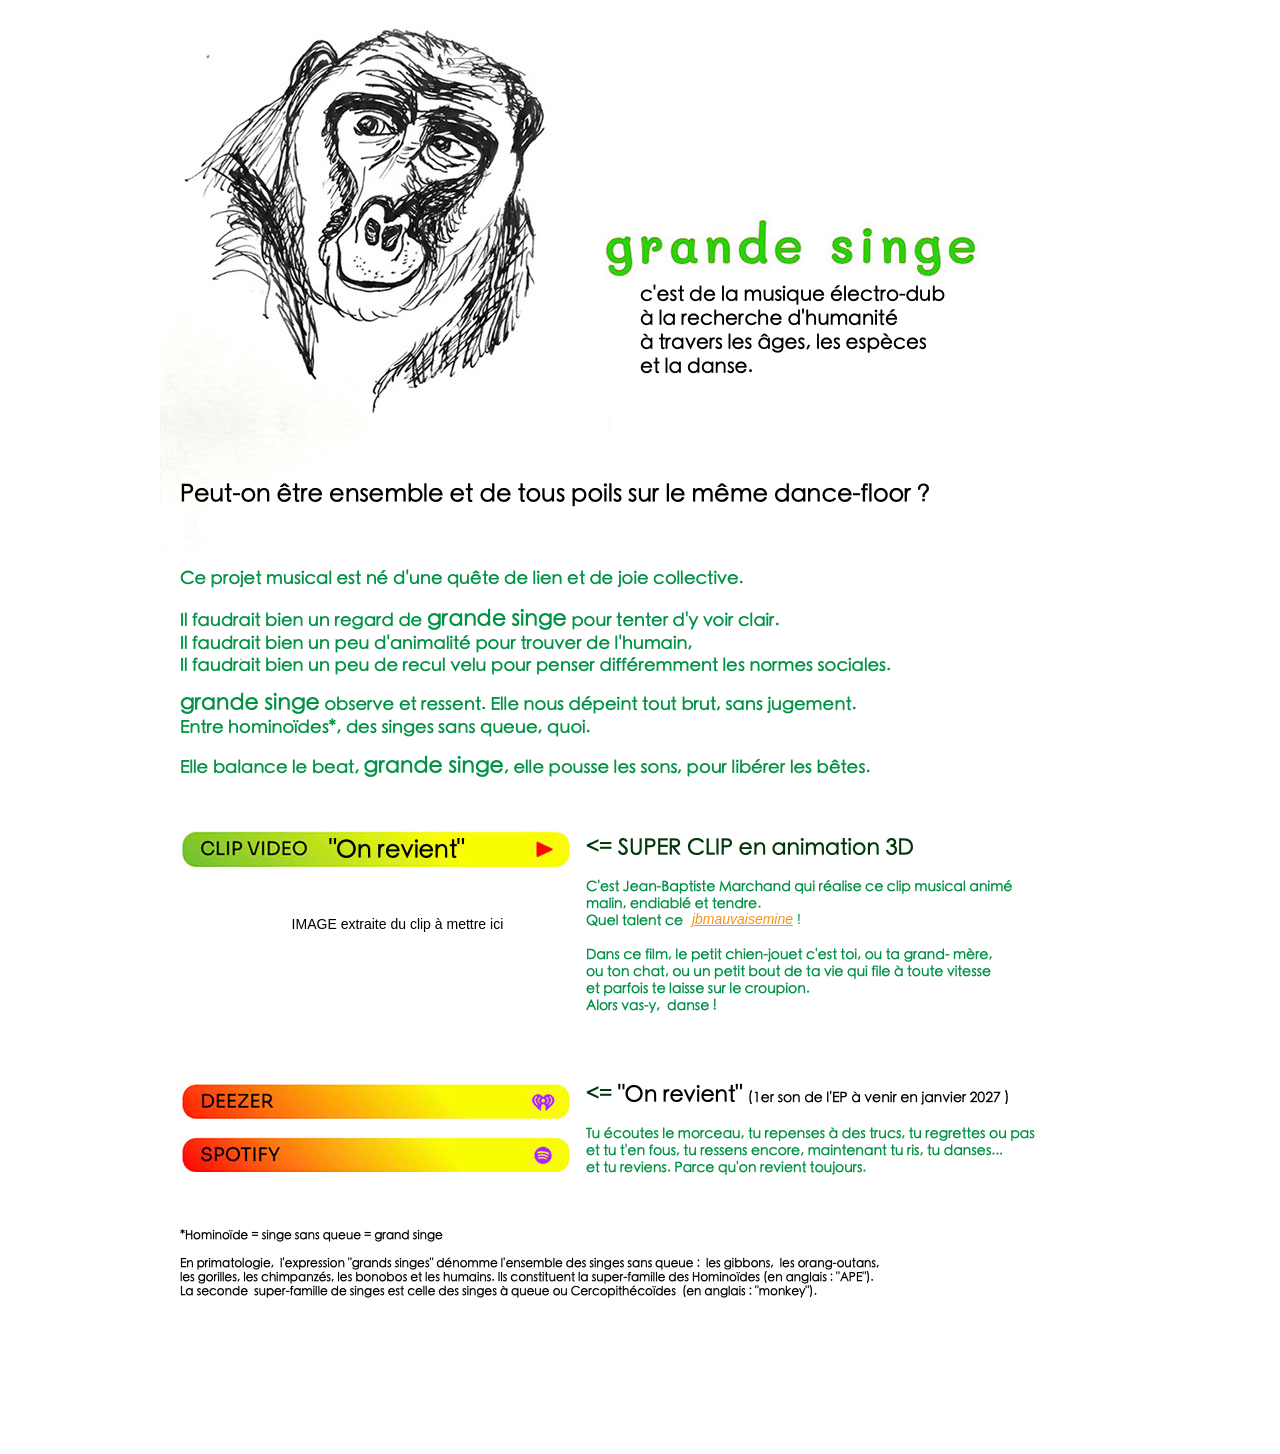
<file: index.html>
<!DOCTYPE html>
<html class="nojs html css_verticalspacer" lang="fr-FR">
 <head>

  <meta http-equiv="Content-type" content="text/html;charset=UTF-8"/>
  <meta name="generator" content="2018.0.0.379"/>
  
  <script type="text/javascript">
   // Update the 'nojs'/'js' class on the html node
document.documentElement.className = document.documentElement.className.replace(/\bnojs\b/g, 'js');

// Check that all required assets are uploaded and up-to-date
if(typeof Muse == "undefined") window.Muse = {}; window.Muse.assets = {"required":["museutils.js", "museconfig.js", "jquery.watch.js", "require.js", "index.css"], "outOfDate":[]};
</script>
  
  <title>grande singe</title>
  <!-- CSS -->
  <link rel="stylesheet" type="text/css" href="css/site_global.css?crc=394689634"/>
  <link rel="stylesheet" type="text/css" href="css/master_gabarit-grande-singe.css?crc=3824530138"/>
  <link rel="stylesheet" type="text/css" href="css/index.css?crc=3834442740" id="pagesheet"/>
   </head>
 <body>

  <div class="clearfix" id="page"><!-- group -->
   <div class="grpelem" id="u10924"><!-- content --></div>
   <!-- m_editable region-id="editable-static-tag-U11011-BP_infinity" template="index.html" data-type="image" -->
   <div class="clip_frame grpelem" id="u11011" data-muse-uid="U11011" data-muse-type="img_frame"><!-- image -->
    <img class="block" id="u11011_img" src="images/grande%20singe%20rectangle%20-%20clair-crop-u11011.jpg?crc=3883086718" alt="" width="452" height="689" data-muse-src="images/grande%20singe%20rectangle%20-%20clair-crop-u11011.jpg?crc=3883086718"/>
   </div>
   <!-- /m_editable -->
   <img class="grpelem" id="u10946-25" alt="Ce projet musical est né d'une quête de lien et de joie collective. Il faudrait bien un regard de grande singe pour tenter d'y voir clair. Il faudrait bien un peu d'animalité pour trouver de l'humain, Il faudrait bien un peu de recul velu pour penser différemment les normes sociales. grande singe observe et ressent. Elle nous dépeint tout brut, sans jugement. Entre hominoïdes*, des singes sans queue, quoi. Elle balance le beat, grande singe, elle pousse les sons, pour libérer les bêtes." width="932" height="218" src="images/u10946-25.png?crc=197262563" data-IBE-flags="txtStyleSrc"/><!-- rasterized frame -->
   <!-- m_editable region-id="editable-static-tag-U10943-BP_infinity" template="index.html" data-type="image" -->
   <div class="clip_frame grpelem" id="u10943" data-muse-uid="U10943" data-muse-type="img_frame"><!-- image -->
    <img class="block" id="u10943_img" src="images/grandes%20singe%20titre-crop-u10943.jpg?crc=78168127" alt="" width="438" height="66" data-muse-src="images/grandes%20singe%20titre-crop-u10943.jpg?crc=78168127"/>
   </div>
   <!-- /m_editable -->
   <img class="grpelem" id="u10948-19" alt="&lt;= SUPER CLIP en animation 3D C'est Jean-Baptiste Marchand qui réalise ce clip musical animé malin, endiablé et tendre. Quel talent ce Dans ce film, le petit chien-jouet c'est toi, ou ta grand- mère, ou ton chat, ou un petit bout de ta vie qui file à toute vitesse et parfois te laisse sur le croupion. Alors vas-y, danse !" width="469" height="179" src="images/u10948-19.png?crc=306227788" data-IBE-flags="txtStyleSrc"/><!-- rasterized frame -->
   <!-- m_editable region-id="editable-static-tag-U10977-BP_infinity" template="index.html" data-type="image" -->
   <div class="clip_frame grpelem" id="u10977" data-muse-uid="U10977" data-muse-type="img_frame"><!-- image -->
    <img class="block" id="u10977_img" src="images/grandes%20singe%20titre-crop-u10977.jpg?crc=517582957" alt="" width="390" height="36" data-muse-src="images/grandes%20singe%20titre-crop-u10977.jpg?crc=517582957"/>
   </div>
   <!-- /m_editable -->
   <!-- m_editable region-id="editable-static-tag-U10984-BP_infinity" template="index.html" data-type="image" -->
   <div class="clip_frame grpelem" id="u10984" data-muse-uid="U10984" data-muse-type="img_frame"><!-- image -->
    <img class="block" id="u10984_img" src="images/grandes%20singe%20titre-crop-u10984.jpg?crc=4028469671" alt="" width="390" height="35" data-muse-src="images/grandes%20singe%20titre-crop-u10984.jpg?crc=4028469671"/>
   </div>
   <!-- /m_editable -->
   <!-- m_editable region-id="editable-static-tag-U10991-BP_infinity" template="index.html" data-type="image" -->
   <div class="clip_frame grpelem" id="u10991" data-muse-uid="U10991" data-muse-type="img_frame"><!-- image -->
    <img class="block" id="u10991_img" src="images/grandes%20singe%20titre-crop-u10991.jpg?crc=4023196597" alt="" width="390" height="35" data-muse-src="images/grandes%20singe%20titre-crop-u10991.jpg?crc=4023196597"/>
   </div>
   <!-- /m_editable -->
   <img class="grpelem" id="u11021-4" alt="&nbsp;&quot;On revient&quot; " width="171" height="31" src="images/u11021-4.png?crc=356208592" data-IBE-flags="txtStyleSrc"/><!-- rasterized frame -->
   <img class="grpelem" id="u10945-10" alt="c'est de la musique électro-dub à la recherche d'humanité à travers les âges, les espèces et la danse." width="415" height="96" src="images/u10945-10.png?crc=490461376" data-IBE-flags="txtStyleSrc"/><!-- rasterized frame -->
   <img class="grpelem" id="u11029-11" alt="*Hominoïde = singe sans queue = grand singe En primatologie, l'expression &quot;grands singes&quot; dénomme l'ensemble des singes sans queue : les gibbons, les orang-outans, les gorilles, les chimpanzés, les bonobos et les humains. Ils constituent la super-famille des Hominoïdes (en anglais : &quot;APE&quot;). La seconde super-famille de singes est celle des singes à queue ou Cercopithécoïdes (en anglais : &quot;monkey&quot;)." width="908" height="129" src="images/u11029-11.png?crc=424804955" data-IBE-flags="txtStyleSrc"/><!-- rasterized frame -->
   <img class="grpelem" id="u11035-14" alt="&lt;= &quot;On revient&quot; (1er son de l'EP à venir en janvier 2027 ) Tu écoutes le morceau, tu repenses à des trucs, tu regrettes ou pas et tu t'en fous, tu ressens encore, maintenant tu ris, tu danses... et tu reviens. Parce qu'on revient toujours. " width="469" height="111" src="images/u11035-14.png?crc=3879833206" data-IBE-flags="txtStyleSrc"/><!-- rasterized frame -->
   <!-- m_editable region-id="editable-static-tag-U11038-BP_infinity" template="index.html" data-type="html" data-ice-options="disableImageResize,link,txtStyleTarget" -->
   <div class="clearfix grpelem" id="u11038-6" data-muse-uid="U11038" data-muse-type="txt_frame" data-IBE-flags="txtStyleSrc"><!-- content -->
    <p>&nbsp;</p>
    <p>&nbsp;</p>
    <p id="u11038-4">&nbsp;IMAGE extraite du clip à mettre ici</p>
   </div>
   <!-- /m_editable -->
   <img class="grpelem" id="u11041-6" alt="Peut-on être ensemble et de tous poils sur le même dance-floor ? " width="940" height="42" src="images/u11041-6.png?crc=4071096206" data-IBE-flags="txtStyleSrc"/><!-- rasterized frame -->
   <!-- m_editable region-id="editable-static-tag-U11047-BP_infinity" template="index.html" data-type="html" data-ice-options="disableImageResize,link,txtStyleTarget" -->
   <div class="clearfix grpelem" id="u11047-3" data-muse-uid="U11047" data-muse-type="txt_frame" data-IBE-flags="txtStyleSrc"><!-- content -->
    <p>&nbsp;</p>
   </div>
   <!-- /m_editable -->
   <!-- m_editable region-id="editable-static-tag-U11053-BP_infinity" template="index.html" data-type="html" data-ice-options="disableImageResize,link,txtStyleTarget" -->
   <div class="clearfix grpelem" id="u11053-9" data-muse-uid="U11053" data-muse-type="txt_frame" data-IBE-flags="txtStyleSrc"><!-- content -->
    <p><span id="u11053">&nbsp;</span><span><a class="nonblock" href="https://www.jbmauvaisemine.fr/"><span id="u11053-2">jbmauvaisemine</span></a></span><span id="u11053-5"> </span>!</p>
   </div>
   <!-- /m_editable -->
   <div class="verticalspacer" data-offset-top="1321" data-content-above-spacer="1397" data-content-below-spacer="97"></div>
  </div>
  <!-- Other scripts -->
  <script type="text/javascript">
   // Decide weather to suppress missing file error or not based on preference setting
var suppressMissingFileError = false
</script>
  <script type="text/javascript">
   window.Muse.assets.check=function(d){if(!window.Muse.assets.checked){window.Muse.assets.checked=!0;var b={},c=function(a,b){if(window.getComputedStyle){var c=window.getComputedStyle(a,null);return c&&c.getPropertyValue(b)||c&&c[b]||""}if(document.documentElement.currentStyle)return(c=a.currentStyle)&&c[b]||a.style&&a.style[b]||"";return""},a=function(a){if(a.match(/^rgb/))return a=a.replace(/\s+/g,"").match(/([\d\,]+)/gi)[0].split(","),(parseInt(a[0])<<16)+(parseInt(a[1])<<8)+parseInt(a[2]);if(a.match(/^\#/))return parseInt(a.substr(1),
16);return 0},g=function(g){for(var f=document.getElementsByTagName("link"),h=0;h<f.length;h++)if("text/css"==f[h].type){var i=(f[h].href||"").match(/\/?css\/([\w\-]+\.css)\?crc=(\d+)/);if(!i||!i[1]||!i[2])break;b[i[1]]=i[2]}f=document.createElement("div");f.className="version";f.style.cssText="display:none; width:1px; height:1px;";document.getElementsByTagName("body")[0].appendChild(f);for(h=0;h<Muse.assets.required.length;){var i=Muse.assets.required[h],l=i.match(/([\w\-\.]+)\.(\w+)$/),k=l&&l[1]?
l[1]:null,l=l&&l[2]?l[2]:null;switch(l.toLowerCase()){case "css":k=k.replace(/\W/gi,"_").replace(/^([^a-z])/gi,"_$1");f.className+=" "+k;k=a(c(f,"color"));l=a(c(f,"backgroundColor"));k!=0||l!=0?(Muse.assets.required.splice(h,1),"undefined"!=typeof b[i]&&(k!=b[i]>>>24||l!=(b[i]&16777215))&&Muse.assets.outOfDate.push(i)):h++;f.className="version";break;case "js":h++;break;default:throw Error("Unsupported file type: "+l);}}d?d().jquery!="1.8.3"&&Muse.assets.outOfDate.push("jquery-1.8.3.min.js"):Muse.assets.required.push("jquery-1.8.3.min.js");
f.parentNode.removeChild(f);if(Muse.assets.outOfDate.length||Muse.assets.required.length)f="Certains fichiers sur le serveur sont peut-être manquants ou incorrects. Videz le cache du navigateur et réessayez. Si le problème persiste, contactez le créateur du site.",g&&Muse.assets.outOfDate.length&&(f+="\nOut of date: "+Muse.assets.outOfDate.join(",")),g&&Muse.assets.required.length&&(f+="\nMissing: "+Muse.assets.required.join(",")),suppressMissingFileError?(f+="\nUse SuppressMissingFileError key in AppPrefs.xml to show missing file error pop up.",console.log(f)):alert(f)};location&&location.search&&location.search.match&&location.search.match(/muse_debug/gi)?
setTimeout(function(){g(!0)},5E3):g()}};
var muse_init=function(){require.config({baseUrl:""});require(["jquery","museutils","whatinput","jquery.watch"],function(d){var $ = d;$(document).ready(function(){try{
window.Muse.assets.check($);/* body */
Muse.Utils.transformMarkupToFixBrowserProblemsPreInit();/* body */
Muse.Utils.prepHyperlinks(true);/* body */
Muse.Utils.makeButtonsVisibleAfterSettingMinWidth();/* body */
Muse.Utils.fullPage('#page');/* 100% height page */
Muse.Utils.showWidgetsWhenReady();/* body */
Muse.Utils.transformMarkupToFixBrowserProblems();/* body */
}catch(b){if(b&&"function"==typeof b.notify?b.notify():Muse.Assert.fail("Error calling selector function: "+b),false)throw b;}})})};

</script>
  <!-- RequireJS script -->
  <script src="scripts/require.js?crc=4157109226" type="text/javascript" async data-main="scripts/museconfig.js?crc=380897831" onload="if (requirejs) requirejs.onError = function(requireType, requireModule) { if (requireType && requireType.toString && requireType.toString().indexOf && 0 <= requireType.toString().indexOf('#scripterror')) window.Muse.assets.check(); }" onerror="window.Muse.assets.check();"></script>
   </body>
</html>
</file>
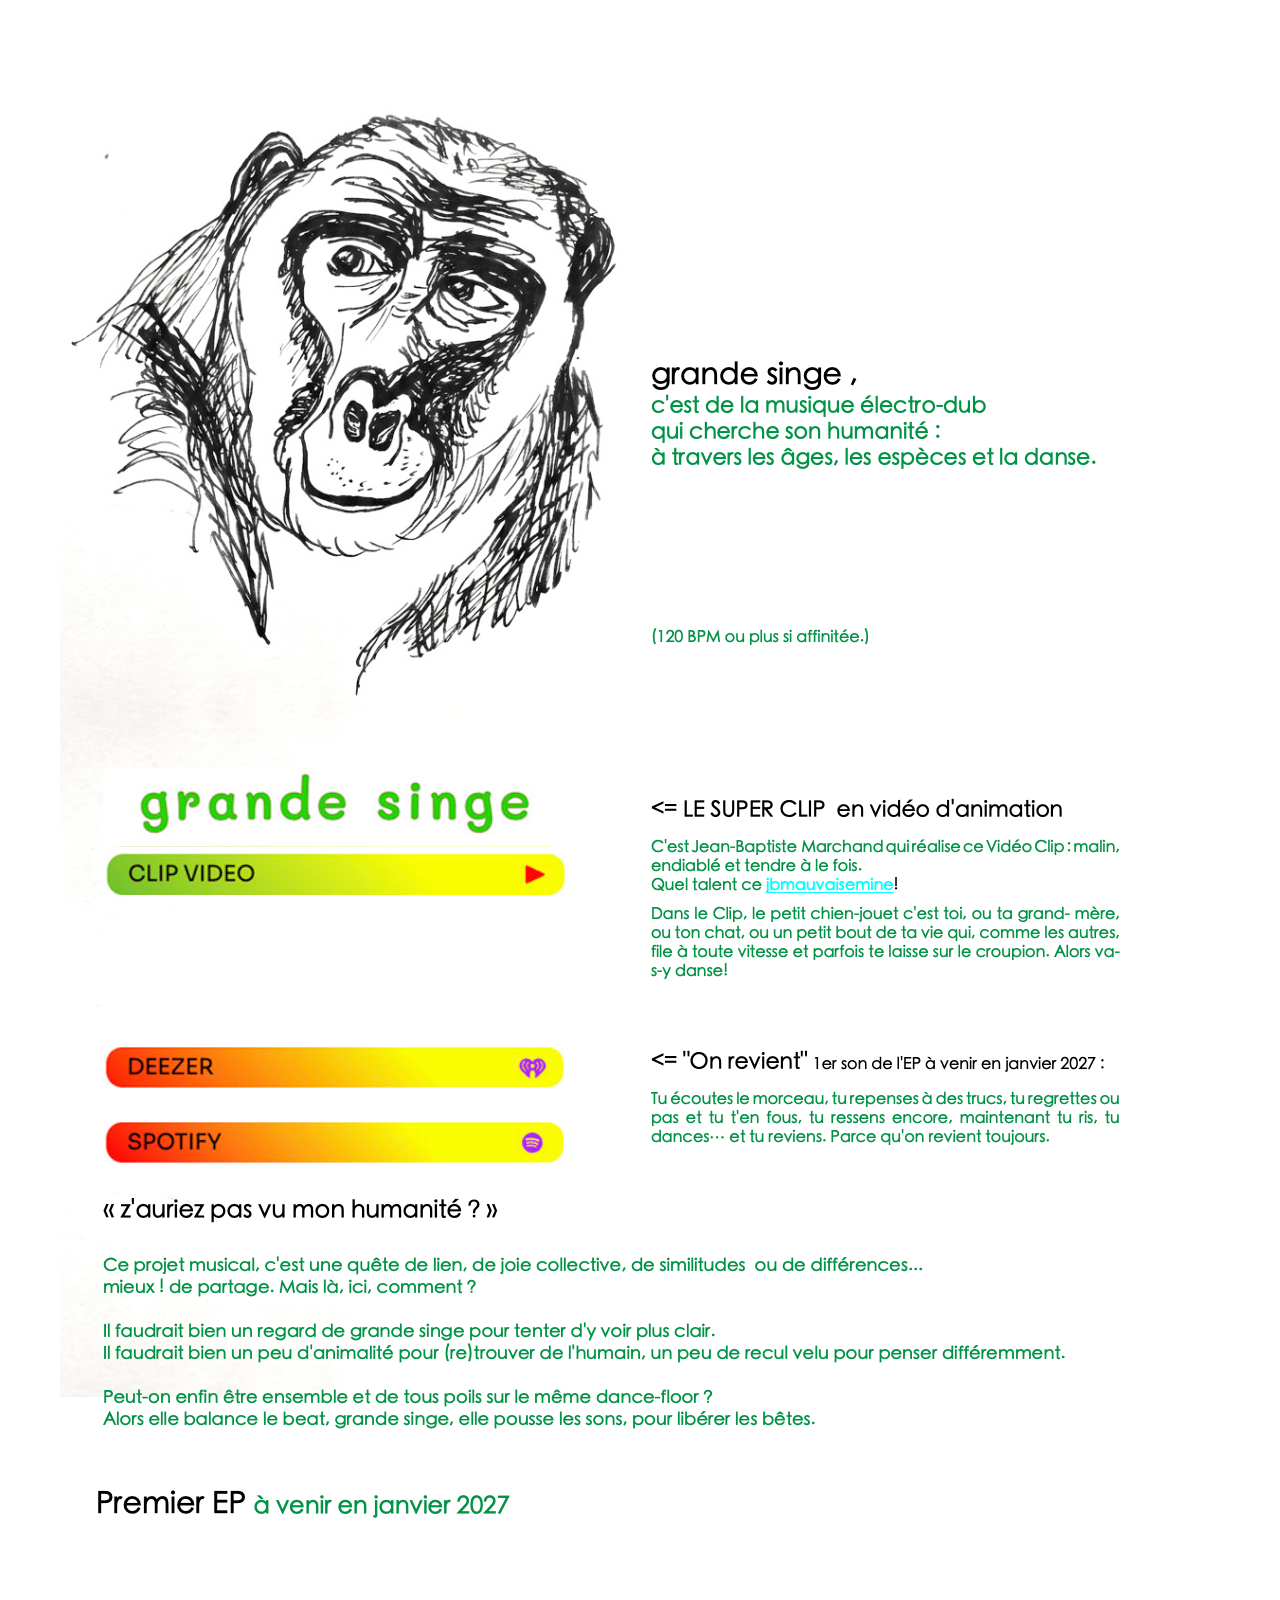
<file: MuseExport/index.html>
<!DOCTYPE html>
<html class="nojs html css_verticalspacer" lang="fr-FR">
 <head>

  <meta http-equiv="Content-type" content="text/html;charset=UTF-8"/>
  <meta name="generator" content="2018.0.0.379"/>
  
  <script type="text/javascript">
   // Update the 'nojs'/'js' class on the html node
document.documentElement.className = document.documentElement.className.replace(/\bnojs\b/g, 'js');

// Check that all required assets are uploaded and up-to-date
if(typeof Muse == "undefined") window.Muse = {}; window.Muse.assets = {"required":["museutils.js", "museconfig.js", "jquery.watch.js", "require.js", "page-grande-singe-unique.css"], "outOfDate":[]};
</script>
  
  <title>page grande singe unique</title>
  <!-- CSS -->
  <link rel="stylesheet" type="text/css" href="css/site_global.css?crc=364388738"/>
  <link rel="stylesheet" type="text/css" href="css/master_copie--de-grande-singe.css?crc=121483700"/>
  <link rel="stylesheet" type="text/css" href="css/page-grande-singe-unique.css?crc=4003756490" id="pagesheet"/>
   </head>
 <body>

  <div class="clearfix" id="page"><!-- column -->
   <div class="position_content" id="page_position_content">
    <div class="clearfix colelem" id="pu10924"><!-- group -->
     <div class="clip_frame clearfix grpelem" id="u10924"><!-- image -->
      <img class="position_content" id="u10924_img" src="images/grande%20singe%20rectangle%20-%20clair.jpg?crc=4080312627" alt="" width="682" height="1379"/>
     </div>
     <!-- m_editable region-id="editable-static-tag-U10943-BP_infinity" template="page-grande-singe-unique.html" data-type="image" -->
     <div class="clip_frame grpelem" id="u10943" data-muse-uid="U10943" data-muse-type="img_frame"><!-- image -->
      <img class="block" id="u10943_img" src="images/grandes%20singe%20titre-crop-u10943.jpg?crc=358395753" alt="" width="461" height="79" data-muse-src="images/grandes%20singe%20titre-crop-u10943.jpg?crc=358395753"/>
     </div>
     <!-- /m_editable -->
     <img class="grpelem" id="u10945-18" alt="grande singe , c'est de la musique électro-dub qui cherche son humanité : à travers les âges, les espèces et la danse. (120 BPM ou plus si affinitée.)" width="469" height="289" src="images/u10945-18.png?crc=1219333" data-IBE-flags="txtStyleSrc"/><!-- rasterized frame -->
     <img class="grpelem" id="u10946-20" alt="« z'auriez pas vu mon humanité ? » Ce projet musical, c'est une quête de lien, de joie collective, de similitudes ou de différences... mieux ! de partage. Mais là, ici, comment ? Il faudrait bien un regard de grande singe pour tenter d'y voir plus clair. Il faudrait bien un peu d'animalité pour (re)trouver de l'humain, un peu de recul velu pour penser différemment. Peut-on enfin être ensemble et de tous poils sur le même dance-floor ? Alors elle balance le beat, grande singe, elle pousse les sons, pour libérer les bêtes. " width="1017" height="256" src="images/u10946-20.png?crc=4076402316" data-IBE-flags="txtStyleSrc"/><!-- rasterized frame -->
     <img class="grpelem" id="u10947-9" alt="&lt;= &quot;On revient&quot; 1er son de l'EP à venir en janvier 2027 : Tu écoutes le morceau, tu repenses à des trucs, tu regrettes ou pas et tu t'en fous, tu ressens encore, maintenant tu ris, tu dances… et tu reviens. Parce qu'on revient toujours. " width="469" height="116" src="images/u10947-9.png?crc=4008215495" data-IBE-flags="txtStyleSrc"/><!-- rasterized frame -->
     <img class="grpelem" id="u10948-17" alt="&lt;= LE SUPER CLIP en vidéo d'animation C'est Jean-Baptiste Marchand qui réalise ce Vidéo Clip : malin, endiablé et tendre à le fois. Quel talent ce jbmauvaisemine! Dans le Clip, le petit chien-jouet c'est toi, ou ta grand- mère, ou ton chat, ou un petit bout de ta vie qui, comme les autres, file à toute vitesse et parfois te laisse sur le croupion. Alors va-s-y danse!" width="469" height="183" src="images/u10948-17.png?crc=152372313" data-IBE-flags="txtStyleSrc"/><!-- rasterized frame -->
     <!-- m_editable region-id="editable-static-tag-U10977-BP_infinity" template="page-grande-singe-unique.html" data-type="image" -->
     <div class="clip_frame grpelem" id="u10977" data-muse-uid="U10977" data-muse-type="img_frame"><!-- image -->
      <img class="block" id="u10977_img" src="images/grandes%20singe%20titre-crop-u10977.jpg?crc=3923976320" alt="" width="461" height="42" data-muse-src="images/grandes%20singe%20titre-crop-u10977.jpg?crc=3923976320"/>
     </div>
     <!-- /m_editable -->
     <!-- m_editable region-id="editable-static-tag-U10984-BP_infinity" template="page-grande-singe-unique.html" data-type="image" -->
     <div class="clip_frame grpelem" id="u10984" data-muse-uid="U10984" data-muse-type="img_frame"><!-- image -->
      <img class="block" id="u10984_img" src="images/grandes%20singe%20titre-crop-u10984.jpg?crc=3861180582" alt="" width="461" height="41" data-muse-src="images/grandes%20singe%20titre-crop-u10984.jpg?crc=3861180582"/>
     </div>
     <!-- /m_editable -->
     <!-- m_editable region-id="editable-static-tag-U10991-BP_infinity" template="page-grande-singe-unique.html" data-type="image" -->
     <div class="clip_frame grpelem" id="u10991" data-muse-uid="U10991" data-muse-type="img_frame"><!-- image -->
      <img class="block" id="u10991_img" src="images/grandes%20singe%20titre-crop-u10991.jpg?crc=302026805" alt="" width="461" height="41" data-muse-src="images/grandes%20singe%20titre-crop-u10991.jpg?crc=302026805"/>
     </div>
     <!-- /m_editable -->
    </div>
    <img class="colelem" id="u10949-5" alt="Premier EP à venir en janvier 2027" width="452" height="50" src="images/u10949-5.png?crc=3986262275" data-IBE-flags="txtStyleSrc"/><!-- rasterized frame -->
    <div class="verticalspacer" data-offset-top="1500" data-content-above-spacer="1535" data-content-below-spacer="97"></div>
   </div>
  </div>
  <!-- Other scripts -->
  <script type="text/javascript">
   // Decide weather to suppress missing file error or not based on preference setting
var suppressMissingFileError = false
</script>
  <script type="text/javascript">
   window.Muse.assets.check=function(d){if(!window.Muse.assets.checked){window.Muse.assets.checked=!0;var b={},c=function(a,b){if(window.getComputedStyle){var c=window.getComputedStyle(a,null);return c&&c.getPropertyValue(b)||c&&c[b]||""}if(document.documentElement.currentStyle)return(c=a.currentStyle)&&c[b]||a.style&&a.style[b]||"";return""},a=function(a){if(a.match(/^rgb/))return a=a.replace(/\s+/g,"").match(/([\d\,]+)/gi)[0].split(","),(parseInt(a[0])<<16)+(parseInt(a[1])<<8)+parseInt(a[2]);if(a.match(/^\#/))return parseInt(a.substr(1),
16);return 0},g=function(g){for(var f=document.getElementsByTagName("link"),h=0;h<f.length;h++)if("text/css"==f[h].type){var i=(f[h].href||"").match(/\/?css\/([\w\-]+\.css)\?crc=(\d+)/);if(!i||!i[1]||!i[2])break;b[i[1]]=i[2]}f=document.createElement("div");f.className="version";f.style.cssText="display:none; width:1px; height:1px;";document.getElementsByTagName("body")[0].appendChild(f);for(h=0;h<Muse.assets.required.length;){var i=Muse.assets.required[h],l=i.match(/([\w\-\.]+)\.(\w+)$/),k=l&&l[1]?
l[1]:null,l=l&&l[2]?l[2]:null;switch(l.toLowerCase()){case "css":k=k.replace(/\W/gi,"_").replace(/^([^a-z])/gi,"_$1");f.className+=" "+k;k=a(c(f,"color"));l=a(c(f,"backgroundColor"));k!=0||l!=0?(Muse.assets.required.splice(h,1),"undefined"!=typeof b[i]&&(k!=b[i]>>>24||l!=(b[i]&16777215))&&Muse.assets.outOfDate.push(i)):h++;f.className="version";break;case "js":h++;break;default:throw Error("Unsupported file type: "+l);}}d?d().jquery!="1.8.3"&&Muse.assets.outOfDate.push("jquery-1.8.3.min.js"):Muse.assets.required.push("jquery-1.8.3.min.js");
f.parentNode.removeChild(f);if(Muse.assets.outOfDate.length||Muse.assets.required.length)f="Certains fichiers sur le serveur sont peut-être manquants ou incorrects. Videz le cache du navigateur et réessayez. Si le problème persiste, contactez le créateur du site.",g&&Muse.assets.outOfDate.length&&(f+="\nOut of date: "+Muse.assets.outOfDate.join(",")),g&&Muse.assets.required.length&&(f+="\nMissing: "+Muse.assets.required.join(",")),suppressMissingFileError?(f+="\nUse SuppressMissingFileError key in AppPrefs.xml to show missing file error pop up.",console.log(f)):alert(f)};location&&location.search&&location.search.match&&location.search.match(/muse_debug/gi)?
setTimeout(function(){g(!0)},5E3):g()}};
var muse_init=function(){require.config({baseUrl:""});require(["jquery","museutils","whatinput","jquery.watch"],function(d){var $ = d;$(document).ready(function(){try{
window.Muse.assets.check($);/* body */
Muse.Utils.transformMarkupToFixBrowserProblemsPreInit();/* body */
Muse.Utils.prepHyperlinks(true);/* body */
Muse.Utils.makeButtonsVisibleAfterSettingMinWidth();/* body */
Muse.Utils.fullPage('#page');/* 100% height page */
Muse.Utils.showWidgetsWhenReady();/* body */
Muse.Utils.transformMarkupToFixBrowserProblems();/* body */
}catch(b){if(b&&"function"==typeof b.notify?b.notify():Muse.Assert.fail("Error calling selector function: "+b),false)throw b;}})})};

</script>
  <!-- RequireJS script -->
  <script src="scripts/require.js?crc=4157109226" type="text/javascript" async data-main="scripts/museconfig.js?crc=380897831" onload="if (requirejs) requirejs.onError = function(requireType, requireModule) { if (requireType && requireType.toString && requireType.toString().indexOf && 0 <= requireType.toString().indexOf('#scripterror')) window.Muse.assets.check(); }" onerror="window.Muse.assets.check();"></script>
   </body>
</html>
</file>
<file: css/site_global.css>
html{min-height:100%;min-width:100%;-ms-text-size-adjust:none;}body,div,dl,dt,dd,ul,ol,li,nav,h1,h2,h3,h4,h5,h6,pre,code,form,fieldset,legend,input,button,textarea,p,blockquote,th,td,a{margin:0px;padding:0px;border-width:0px;border-style:solid;border-color:transparent;-webkit-transform-origin:left top;-ms-transform-origin:left top;-o-transform-origin:left top;transform-origin:left top;background-repeat:no-repeat;}button.submit-btn{-moz-box-sizing:content-box;-webkit-box-sizing:content-box;box-sizing:content-box;}.transition{-webkit-transition-property:background-image,background-position,background-color,border-color,border-radius,color,font-size,font-style,font-weight,letter-spacing,line-height,text-align,box-shadow,text-shadow,opacity;transition-property:background-image,background-position,background-color,border-color,border-radius,color,font-size,font-style,font-weight,letter-spacing,line-height,text-align,box-shadow,text-shadow,opacity;}.transition *{-webkit-transition:inherit;transition:inherit;}table{border-collapse:collapse;border-spacing:0px;}fieldset,img{border:0px;border-style:solid;-webkit-transform-origin:left top;-ms-transform-origin:left top;-o-transform-origin:left top;transform-origin:left top;}address,caption,cite,code,dfn,em,strong,th,var,optgroup{font-style:inherit;font-weight:inherit;}del,ins{text-decoration:none;}li{list-style:none;}caption,th{text-align:left;}h1,h2,h3,h4,h5,h6{font-size:100%;font-weight:inherit;}input,button,textarea,select,optgroup,option{font-family:inherit;font-size:inherit;font-style:inherit;font-weight:inherit;}.form-grp input,.form-grp textarea{-webkit-appearance:none;-webkit-border-radius:0;}body{font-family:Arial, Helvetica Neue, Helvetica, sans-serif;text-align:left;font-size:14px;line-height:17px;word-wrap:break-word;text-rendering:optimizeLegibility;-moz-font-feature-settings:'liga';-ms-font-feature-settings:'liga';-webkit-font-feature-settings:'liga';font-feature-settings:'liga';}a{color:inherit;text-decoration:inherit;}a:link{color:#F7931E;text-decoration:underline;}a:visited{color:#8CC63F;text-decoration:underline;}a:hover{color:#39B54A;font-weight:bold;text-decoration:underline;}a:active{color:#F7931E;text-decoration:inherit;}a.nontext{color:black;text-decoration:none;font-style:normal;font-weight:normal;}.ts-Style-de-lien-par-d-faut--MENU-jaune a:link{color:#FFFF00;text-decoration:inherit;}.ts-Style-de-lien-par-d-faut--MENU-jaune a:visited{color:#FFFF00;text-decoration:inherit;}.ts-Style-de-lien-par-d-faut--MENU-jaune a:hover{color:#F7931E;font-weight:bold;text-decoration:inherit;}.ts-Style-de-lien-par-d-faut--MENU-bleu a:link{color:#00FFFF;text-decoration:inherit;}.ts-Style-de-lien-par-d-faut--MENU-bleu a:visited{color:#00FFFF;text-decoration:inherit;}.ts-Style-de-lien-par-d-faut--MENU-bleu a:hover{color:#00FFFF;font-weight:bold;text-decoration:underline;}.ts-Style-de-lien-par-d-faut--MENU-jaune a:active,.ts-Style-de-lien-par-d-faut--MENU-bleu a:active{color:#F7931E;text-decoration:inherit;}.normal_text{color:#000000;direction:ltr;font-family:Arial, Helvetica Neue, Helvetica, sans-serif;font-size:14px;font-style:normal;font-weight:normal;letter-spacing:0px;line-height:17px;text-align:left;text-decoration:none;text-indent:0px;text-transform:none;vertical-align:0px;padding:0px;}.list0 li:before{position:absolute;right:100%;letter-spacing:0px;text-decoration:none;font-weight:normal;font-style:normal;}.rtl-list li:before{right:auto;left:100%;}.nls-None > li:before,.nls-None .list3 > li:before,.nls-None .list6 > li:before{margin-right:6px;content:'•';}.nls-None .list1 > li:before,.nls-None .list4 > li:before,.nls-None .list7 > li:before{margin-right:6px;content:'○';}.nls-None,.nls-None .list1,.nls-None .list2,.nls-None .list3,.nls-None .list4,.nls-None .list5,.nls-None .list6,.nls-None .list7,.nls-None .list8{padding-left:34px;}.nls-None.rtl-list,.nls-None .list1.rtl-list,.nls-None .list2.rtl-list,.nls-None .list3.rtl-list,.nls-None .list4.rtl-list,.nls-None .list5.rtl-list,.nls-None .list6.rtl-list,.nls-None .list7.rtl-list,.nls-None .list8.rtl-list{padding-left:0px;padding-right:34px;}.nls-None .list2 > li:before,.nls-None .list5 > li:before,.nls-None .list8 > li:before{margin-right:6px;content:'-';}.nls-None.rtl-list > li:before,.nls-None .list1.rtl-list > li:before,.nls-None .list2.rtl-list > li:before,.nls-None .list3.rtl-list > li:before,.nls-None .list4.rtl-list > li:before,.nls-None .list5.rtl-list > li:before,.nls-None .list6.rtl-list > li:before,.nls-None .list7.rtl-list > li:before,.nls-None .list8.rtl-list > li:before{margin-right:0px;margin-left:6px;}.TabbedPanelsTab{white-space:nowrap;}.MenuBar .MenuBarView,.MenuBar .SubMenuView{display:block;list-style:none;}.MenuBar .SubMenu{display:none;position:absolute;}.NoWrap{white-space:nowrap;word-wrap:normal;}.rootelem{margin-left:auto;margin-right:auto;}.colelem{display:inline;float:left;clear:both;}.clearfix:after{content:"\0020";visibility:hidden;display:block;height:0px;clear:both;}*:first-child+html .clearfix{zoom:1;}.clip_frame{overflow:hidden;}.popup_anchor{position:relative;width:0px;height:0px;}.allow_click_through *{pointer-events:auto;}.popup_element{z-index:100000;}.svg{display:block;vertical-align:top;}span.wrap{content:'';clear:left;display:block;}span.actAsInlineDiv{display:inline-block;}.position_content,.excludeFromNormalFlow{float:left;}.preload_images{position:absolute;overflow:hidden;left:-9999px;top:-9999px;height:1px;width:1px;}.preload{height:1px;width:1px;}.animateStates{-webkit-transition:0.3s ease-in-out;-moz-transition:0.3s ease-in-out;-o-transition:0.3s ease-in-out;transition:0.3s ease-in-out;}[data-whatinput="mouse"] *:focus,[data-whatinput="touch"] *:focus,input:focus,textarea:focus{outline:none;}textarea{resize:none;overflow:auto;}.allow_click_through,.fld-prompt{pointer-events:none;}.wrapped-input{position:absolute;top:0px;left:0px;background:transparent;border:none;}.submit-btn{z-index:50000;cursor:pointer;}.anchor_item{width:22px;height:18px;}.MenuBar .SubMenuVisible,.MenuBarVertical .SubMenuVisible,.MenuBar .SubMenu .SubMenuVisible,.popup_element.Active,span.actAsPara,.actAsDiv,a.nonblock.nontext,img.block{display:block;}.widget_invisible,.js .invi,.js .mse_pre_init{visibility:hidden;}.ose_ei{visibility:hidden;z-index:0;}.no_vert_scroll{overflow-y:hidden;}.always_vert_scroll{overflow-y:scroll;}.always_horz_scroll{overflow-x:scroll;}.fullscreen{overflow:hidden;left:0px;top:0px;position:fixed;height:100%;width:100%;-moz-box-sizing:border-box;-webkit-box-sizing:border-box;-ms-box-sizing:border-box;box-sizing:border-box;}.fullwidth{position:absolute;}.borderbox{-moz-box-sizing:border-box;-webkit-box-sizing:border-box;-ms-box-sizing:border-box;box-sizing:border-box;}.scroll_wrapper{position:absolute;overflow:auto;left:0px;right:0px;top:0px;bottom:0px;padding-top:0px;padding-bottom:0px;margin-top:0px;margin-bottom:0px;}.browser_width > *{position:absolute;left:0px;right:0px;}.grpelem,.accordion_wrapper{display:inline;float:left;}.fld-checkbox input[type=checkbox],.fld-radiobutton input[type=radio]{position:absolute;overflow:hidden;clip:rect(0px, 0px, 0px, 0px);height:1px;width:1px;margin:-1px;padding:0px;border:0px;}.fld-checkbox input[type=checkbox] + label,.fld-radiobutton input[type=radio] + label{display:inline-block;background-repeat:no-repeat;cursor:pointer;float:left;width:100%;height:100%;}.pointer_cursor,.fld-recaptcha-mode,.fld-recaptcha-refresh,.fld-recaptcha-help{cursor:pointer;}p,h1,h2,h3,h4,h5,h6,ol,ul,span.actAsPara{max-height:1000000px;}.superscript{vertical-align:super;font-size:66%;line-height:0px;}.subscript{vertical-align:sub;font-size:66%;line-height:0px;}.horizontalSlideShow{-ms-touch-action:pan-y;touch-action:pan-y;}.verticalSlideShow{-ms-touch-action:pan-x;touch-action:pan-x;}.colelem100,.verticalspacer{clear:both;}.list0 li,.MenuBar .MenuItemContainer,.SlideShowContentPanel .fullscreen img,.css_verticalspacer .verticalspacer{position:relative;}.popup_element.Inactive,.js .disn,.js .an_invi,.hidden,.breakpoint{display:none;}#muse_css_mq{position:absolute;display:none;background-color:#FFFFFE;}.fluid_height_spacer{width:0.01px;}.muse_check_css{display:none;position:fixed;}@media screen and (-webkit-min-device-pixel-ratio:0){body{text-rendering:auto;}}
</file>
<file: css/master_gabarit-grande-singe.css>
/* empty css file */
</file>
<file: css/index.css>
.version.index{color:#0000E4;background-color:#8CF3F4;}#page{z-index:1;width:960px;min-height:479px;background-image:none;border-width:0px;border-color:#000000;background-color:transparent;padding-bottom:21px;margin-left:auto;margin-right:auto;}#u10924{z-index:2;width:571px;height:1379px;position:relative;margin-right:-10000px;margin-top:-18px;left:-100px;}.ie #u10924{background-color:#FFFFFF;opacity:0.01;-ms-filter:"progid:DXImageTransform.Microsoft.Alpha(Opacity=1)";filter:alpha(opacity=1);}#u11011{z-index:3;width:451px;background-color:transparent;position:relative;margin-right:-10000px;margin-top:-36px;}#u10946-25{z-index:5;display:block;vertical-align:top;position:relative;margin-right:-10000px;margin-top:531px;left:20px;}#u10943{z-index:30;width:438px;background-color:transparent;position:relative;margin-right:-10000px;margin-top:178px;left:410px;}#u10948-19{z-index:32;display:block;vertical-align:top;position:relative;margin-right:-10000px;margin-top:799px;left:426px;}#u10977{z-index:51;width:390px;background-color:transparent;position:relative;margin-right:-10000px;margin-top:795px;left:20px;}#u10984{z-index:53;width:390px;background-color:transparent;position:relative;margin-right:-10000px;margin-top:1048px;left:20px;}#u10991{z-index:55;width:390px;background-color:transparent;position:relative;margin-right:-10000px;margin-top:1101px;left:20px;}#u11021-4{z-index:57;display:block;vertical-align:top;position:relative;margin-right:-10000px;margin-top:799px;left:163px;}#u10945-10{z-index:61;display:block;vertical-align:top;position:relative;margin-right:-10000px;margin-top:246px;left:480px;}#u11029-11{z-index:71;display:block;vertical-align:top;position:relative;margin-right:-10000px;margin-top:1192px;left:20px;}#u11035-14{z-index:82;display:block;vertical-align:top;position:relative;margin-right:-10000px;margin-top:1046px;left:426px;}#u11038-6{z-index:96;width:233px;min-height:132px;background-color:transparent;position:relative;margin-right:-10000px;margin-top:846px;left:119px;}#u11038-4{text-align:center;}#u11041-6{z-index:102;display:block;vertical-align:top;position:relative;margin-right:-10000px;margin-top:446px;left:20px;}#u11047-3{z-index:108;width:215px;min-height:35px;background-color:transparent;position:relative;margin-right:-10000px;margin-top:1093px;left:426px;}#u11053-9{z-index:111;width:140px;min-height:22px;background-color:transparent;color:#009245;text-align:left;font-size:14px;font-family:Arial, Helvetica Neue, Helvetica, sans-serif;position:relative;margin-right:-10000px;margin-top:875px;left:528px;}#u11053{color:#00093F;}#u11053-2,#u11053-5{font-style:italic;}.css_verticalspacer .verticalspacer{height:calc(100vh - 1494px);}#muse_css_mq,.html{background-color:#FFFFFF;}body{position:relative;min-width:960px;padding-top:36px;padding-bottom:36px;}
</file>
<file: MuseExport/css/site_global.css>
html{min-height:100%;min-width:100%;-ms-text-size-adjust:none;}body,div,dl,dt,dd,ul,ol,li,nav,h1,h2,h3,h4,h5,h6,pre,code,form,fieldset,legend,input,button,textarea,p,blockquote,th,td,a{margin:0px;padding:0px;border-width:0px;border-style:solid;border-color:transparent;-webkit-transform-origin:left top;-ms-transform-origin:left top;-o-transform-origin:left top;transform-origin:left top;background-repeat:no-repeat;}button.submit-btn{-moz-box-sizing:content-box;-webkit-box-sizing:content-box;box-sizing:content-box;}.transition{-webkit-transition-property:background-image,background-position,background-color,border-color,border-radius,color,font-size,font-style,font-weight,letter-spacing,line-height,text-align,box-shadow,text-shadow,opacity;transition-property:background-image,background-position,background-color,border-color,border-radius,color,font-size,font-style,font-weight,letter-spacing,line-height,text-align,box-shadow,text-shadow,opacity;}.transition *{-webkit-transition:inherit;transition:inherit;}table{border-collapse:collapse;border-spacing:0px;}fieldset,img{border:0px;border-style:solid;-webkit-transform-origin:left top;-ms-transform-origin:left top;-o-transform-origin:left top;transform-origin:left top;}address,caption,cite,code,dfn,em,strong,th,var,optgroup{font-style:inherit;font-weight:inherit;}del,ins{text-decoration:none;}li{list-style:none;}caption,th{text-align:left;}h1,h2,h3,h4,h5,h6{font-size:100%;font-weight:inherit;}input,button,textarea,select,optgroup,option{font-family:inherit;font-size:inherit;font-style:inherit;font-weight:inherit;}.form-grp input,.form-grp textarea{-webkit-appearance:none;-webkit-border-radius:0;}body{font-family:Arial, Helvetica Neue, Helvetica, sans-serif;text-align:left;font-size:14px;line-height:17px;word-wrap:break-word;text-rendering:optimizeLegibility;-moz-font-feature-settings:'liga';-ms-font-feature-settings:'liga';-webkit-font-feature-settings:'liga';font-feature-settings:'liga';}a:link{color:#00FFFF;text-decoration:underline;}a:visited{color:#00FFFF;text-decoration:underline;}a:hover{color:#00FFFF;font-weight:bold;text-decoration:underline;}a:active{color:#F7931E;text-decoration:inherit;}a.nontext{color:black;text-decoration:none;font-style:normal;font-weight:normal;}.ts-Style-de-lien-par-d-faut--MENU-jaune a:link{color:#FFFF00;text-decoration:inherit;}.ts-Style-de-lien-par-d-faut--MENU-jaune a:visited{color:#FFFF00;text-decoration:inherit;}.ts-Style-de-lien-par-d-faut--MENU-jaune a:hover{color:#F7931E;font-weight:bold;text-decoration:inherit;}.ts-Style-de-lien-par-d-faut--MENU-bleu a:link{color:#00FFFF;text-decoration:inherit;}.ts-Style-de-lien-par-d-faut--MENU-bleu a:visited{color:#00FFFF;text-decoration:inherit;}.ts-Style-de-lien-par-d-faut--MENU-bleu a:hover{color:#00FFFF;font-weight:bold;text-decoration:underline;}.ts-Style-de-lien-par-d-faut--MENU-jaune a:active,.ts-Style-de-lien-par-d-faut--MENU-bleu a:active{color:#F7931E;text-decoration:inherit;}.normal_text{color:#000000;direction:ltr;font-family:Arial, Helvetica Neue, Helvetica, sans-serif;font-size:14px;font-style:normal;font-weight:normal;letter-spacing:0px;line-height:17px;text-align:left;text-decoration:none;text-indent:0px;text-transform:none;vertical-align:0px;padding:0px;}.list0 li:before{position:absolute;right:100%;letter-spacing:0px;text-decoration:none;font-weight:normal;font-style:normal;}.rtl-list li:before{right:auto;left:100%;}.nls-None > li:before,.nls-None .list3 > li:before,.nls-None .list6 > li:before{margin-right:6px;content:'•';}.nls-None .list1 > li:before,.nls-None .list4 > li:before,.nls-None .list7 > li:before{margin-right:6px;content:'○';}.nls-None,.nls-None .list1,.nls-None .list2,.nls-None .list3,.nls-None .list4,.nls-None .list5,.nls-None .list6,.nls-None .list7,.nls-None .list8{padding-left:34px;}.nls-None.rtl-list,.nls-None .list1.rtl-list,.nls-None .list2.rtl-list,.nls-None .list3.rtl-list,.nls-None .list4.rtl-list,.nls-None .list5.rtl-list,.nls-None .list6.rtl-list,.nls-None .list7.rtl-list,.nls-None .list8.rtl-list{padding-left:0px;padding-right:34px;}.nls-None .list2 > li:before,.nls-None .list5 > li:before,.nls-None .list8 > li:before{margin-right:6px;content:'-';}.nls-None.rtl-list > li:before,.nls-None .list1.rtl-list > li:before,.nls-None .list2.rtl-list > li:before,.nls-None .list3.rtl-list > li:before,.nls-None .list4.rtl-list > li:before,.nls-None .list5.rtl-list > li:before,.nls-None .list6.rtl-list > li:before,.nls-None .list7.rtl-list > li:before,.nls-None .list8.rtl-list > li:before{margin-right:0px;margin-left:6px;}.TabbedPanelsTab{white-space:nowrap;}.MenuBar .MenuBarView,.MenuBar .SubMenuView{display:block;list-style:none;}.MenuBar .SubMenu{display:none;position:absolute;}.NoWrap{white-space:nowrap;word-wrap:normal;}.rootelem{margin-left:auto;margin-right:auto;}.colelem{display:inline;float:left;clear:both;}.clearfix:after{content:"\0020";visibility:hidden;display:block;height:0px;clear:both;}*:first-child+html .clearfix{zoom:1;}.clip_frame{overflow:hidden;}.popup_anchor{position:relative;width:0px;height:0px;}.allow_click_through *{pointer-events:auto;}.popup_element{z-index:100000;}.svg{display:block;vertical-align:top;}span.wrap{content:'';clear:left;display:block;}span.actAsInlineDiv{display:inline-block;}.position_content,.excludeFromNormalFlow{float:left;}.preload_images{position:absolute;overflow:hidden;left:-9999px;top:-9999px;height:1px;width:1px;}.preload{height:1px;width:1px;}.animateStates{-webkit-transition:0.3s ease-in-out;-moz-transition:0.3s ease-in-out;-o-transition:0.3s ease-in-out;transition:0.3s ease-in-out;}[data-whatinput="mouse"] *:focus,[data-whatinput="touch"] *:focus,input:focus,textarea:focus{outline:none;}textarea{resize:none;overflow:auto;}.allow_click_through,.fld-prompt{pointer-events:none;}.wrapped-input{position:absolute;top:0px;left:0px;background:transparent;border:none;}.submit-btn{z-index:50000;cursor:pointer;}.anchor_item{width:22px;height:18px;}.MenuBar .SubMenuVisible,.MenuBarVertical .SubMenuVisible,.MenuBar .SubMenu .SubMenuVisible,.popup_element.Active,span.actAsPara,.actAsDiv,a.nonblock.nontext,img.block{display:block;}.widget_invisible,.js .invi,.js .mse_pre_init{visibility:hidden;}.ose_ei{visibility:hidden;z-index:0;}.no_vert_scroll{overflow-y:hidden;}.always_vert_scroll{overflow-y:scroll;}.always_horz_scroll{overflow-x:scroll;}.fullscreen{overflow:hidden;left:0px;top:0px;position:fixed;height:100%;width:100%;-moz-box-sizing:border-box;-webkit-box-sizing:border-box;-ms-box-sizing:border-box;box-sizing:border-box;}.fullwidth{position:absolute;}.borderbox{-moz-box-sizing:border-box;-webkit-box-sizing:border-box;-ms-box-sizing:border-box;box-sizing:border-box;}.scroll_wrapper{position:absolute;overflow:auto;left:0px;right:0px;top:0px;bottom:0px;padding-top:0px;padding-bottom:0px;margin-top:0px;margin-bottom:0px;}.browser_width > *{position:absolute;left:0px;right:0px;}.grpelem,.accordion_wrapper{display:inline;float:left;}.fld-checkbox input[type=checkbox],.fld-radiobutton input[type=radio]{position:absolute;overflow:hidden;clip:rect(0px, 0px, 0px, 0px);height:1px;width:1px;margin:-1px;padding:0px;border:0px;}.fld-checkbox input[type=checkbox] + label,.fld-radiobutton input[type=radio] + label{display:inline-block;background-repeat:no-repeat;cursor:pointer;float:left;width:100%;height:100%;}.pointer_cursor,.fld-recaptcha-mode,.fld-recaptcha-refresh,.fld-recaptcha-help{cursor:pointer;}p,h1,h2,h3,h4,h5,h6,ol,ul,span.actAsPara{max-height:1000000px;}.superscript{vertical-align:super;font-size:66%;line-height:0px;}.subscript{vertical-align:sub;font-size:66%;line-height:0px;}.horizontalSlideShow{-ms-touch-action:pan-y;touch-action:pan-y;}.verticalSlideShow{-ms-touch-action:pan-x;touch-action:pan-x;}.colelem100,.verticalspacer{clear:both;}.list0 li,.MenuBar .MenuItemContainer,.SlideShowContentPanel .fullscreen img,.css_verticalspacer .verticalspacer{position:relative;}.popup_element.Inactive,.js .disn,.js .an_invi,.hidden,.breakpoint{display:none;}#muse_css_mq{position:absolute;display:none;background-color:#FFFFFE;}.fluid_height_spacer{width:0.01px;}.muse_check_css{display:none;position:fixed;}@media screen and (-webkit-min-device-pixel-ratio:0){body{text-rendering:auto;}}
</file>
<file: MuseExport/css/master_copie--de-grande-singe.css>
#u10924{background-color:transparent;}
</file>
<file: MuseExport/css/page-grande-singe-unique.css>
.version.page_grande_singe_unique{color:#0000EE;background-color:#A479CA;}#page{z-index:1;width:960px;min-height:500px;background-image:none;border-width:0px;border-color:#000000;background-color:transparent;margin-left:auto;margin-right:auto;}#page_position_content{margin-top:-18px;padding-bottom:62px;width:0.01px;}#pu10924{z-index:2;width:0.01px;margin-left:-100px;}#u10924{z-index:2;width:571px;position:relative;margin-right:-10000px;}#u10924_img{margin-left:-26px;margin-right:-85px;}#u10943{z-index:4;width:461px;background-color:transparent;position:relative;margin-right:-10000px;margin-top:750px;left:43px;}#u10945-18{z-index:6;display:block;vertical-align:top;position:relative;margin-right:-10000px;margin-top:339px;left:591px;}#u10946-20{z-index:24;display:block;vertical-align:top;position:relative;margin-right:-10000px;margin-top:1178px;left:43px;}#u10947-9{z-index:44;display:block;vertical-align:top;position:relative;margin-right:-10000px;margin-top:1031px;left:591px;}#u10948-17{z-index:53;display:block;vertical-align:top;position:relative;margin-right:-10000px;margin-top:779px;left:591px;}#u10977{z-index:75;width:461px;background-color:transparent;position:relative;margin-right:-10000px;margin-top:835px;left:44px;}#u10984{z-index:77;width:461px;background-color:transparent;position:relative;margin-right:-10000px;margin-top:1029px;left:44px;}#u10991{z-index:79;width:461px;background-color:transparent;position:relative;margin-right:-10000px;margin-top:1104px;left:44px;}#u10949-5{z-index:70;display:block;vertical-align:top;left:-64px;margin-top:34px;position:relative;}.css_verticalspacer .verticalspacer{height:calc(100vh - 1632px);}#muse_css_mq,.html{background-color:#FFFFFF;}body{position:relative;min-width:960px;padding-top:36px;padding-bottom:36px;}
</file>
